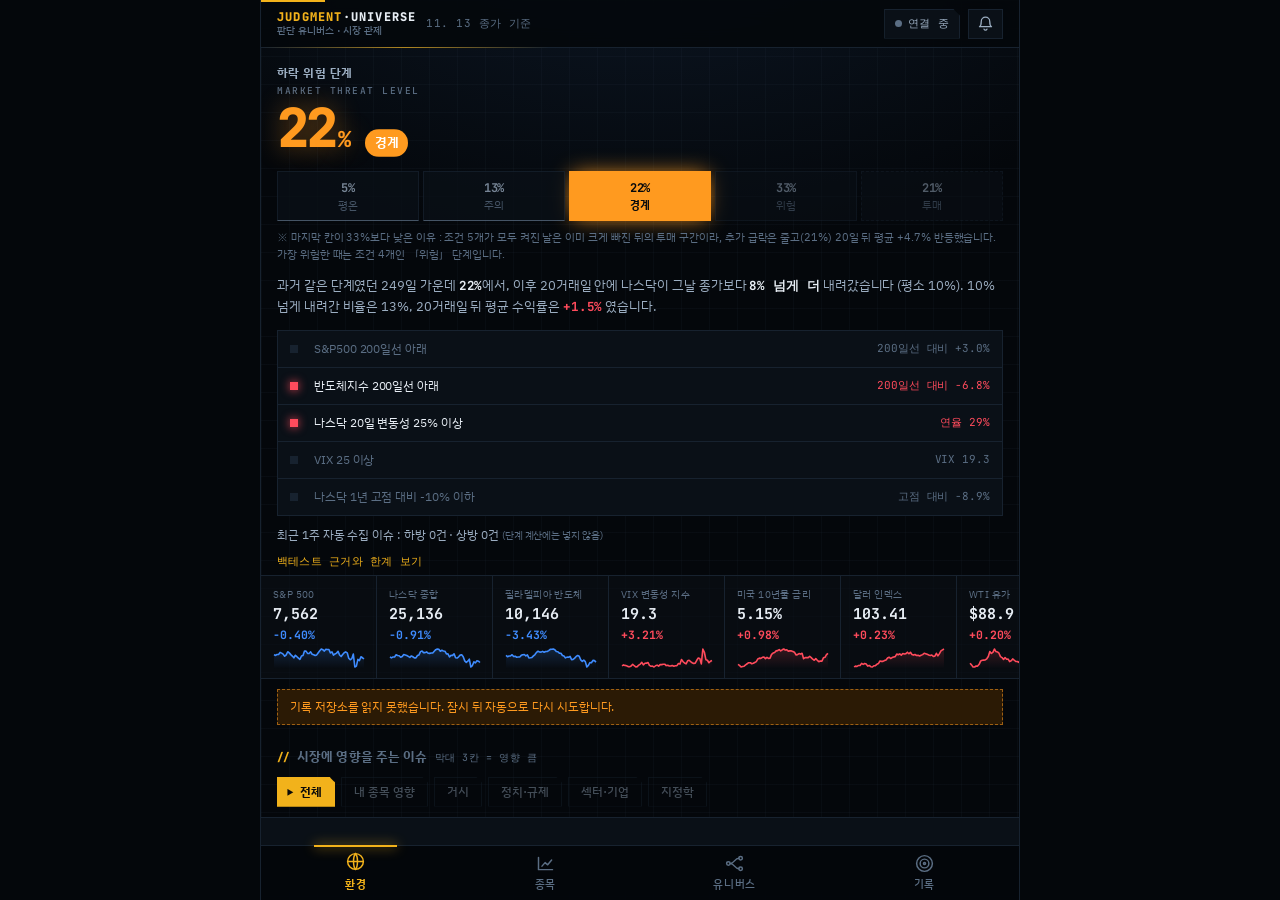
<file: index.html>
<!doctype html>
<html lang="ko">
<head>
<meta charset="utf-8">
<meta name="viewport" content="width=device-width,initial-scale=1,viewport-fit=cover">
<title>판단 유니버스</title>
<meta name="description" content="내 판단을 기록하고 채점하는 주식 판단 연습장">
<meta name="robots" content="noindex,nofollow">
<meta name="theme-color" content="#F6F4EE" media="(prefers-color-scheme: light)">
<meta name="theme-color" content="#111418" media="(prefers-color-scheme: dark)">
<meta name="mobile-web-app-capable" content="yes">
<meta name="apple-mobile-web-app-capable" content="yes">
<meta name="apple-mobile-web-app-title" content="판단 유니버스">
<link rel="manifest" href="./manifest.webmanifest">
<link rel="icon" href="./icon.svg" type="image/svg+xml">
<link rel="apple-touch-icon" href="./icon-192.png">
<style>html,body{margin:0;height:100%}body{font:14px system-ui,-apple-system,"Apple SD Gothic Neo","Malgun Gothic",sans-serif}img{max-width:100%}[hidden]{display:none!important}</style>
<link rel="preconnect" href="https://fonts.googleapis.com"><link rel="preconnect" href="https://fonts.gstatic.com" crossorigin>
<link rel="stylesheet" href="https://fonts.googleapis.com/css2?family=IBM+Plex+Sans+KR:wght@400;500;600;700&family=JetBrains+Mono:wght@500;700;800&display=swap">
</head>
<body>
<title>판단 유니버스</title>
<meta name="claude:viewport-fit-sides" content="cover">
<link rel="stylesheet" href="https://fonts.googleapis.com/css2?family=Manrope:wght@500;700;800&family=Noto+Sans+KR:wght@400;500;700&display=swap">
<style>
/* 배치 : 휴대폰 한 손 조작 기준 — 얇은 상단 바 · 본문 목록 · 하단 4개 탭. 카드 격자 대신 가는 선으로 구분한 목록과 큰 숫자 */
:root{
  --bg:#F3F5F9; --surface:#FFFFFF; --sunk:#EAEEF5; --ink:#0E1A2B; --ink2:#4A5870; --ink3:#8793A8; --line:#E1E6EE;
  --accent:#2457D6; --accent-soft:#E7EEFD; --up:#E0364A; --up-soft:#FDECEE; --down:#2E6BE0; --down-soft:#E9F0FE;
  --good:#0B8F63; --good-soft:#E3F6EE; --warn:#B86A00; --warn-soft:#FFF2DC; --shadow:0 1px 2px rgba(14,26,43,.05),0 8px 24px rgba(14,26,43,.06);
  --num:"Manrope","Noto Sans KR",system-ui,sans-serif; --txt:"Noto Sans KR","Apple SD Gothic Neo","Malgun Gothic",system-ui,sans-serif;
}
@media (prefers-color-scheme: dark){ :root:not([data-theme="light"]){
  --bg:#0A0F17; --surface:#121925; --sunk:#0E141E; --ink:#E9EEF6; --ink2:#A6B2C6; --ink3:#6C7990; --line:#202B3B;
  --accent:#6EA2FF; --accent-soft:#17243C; --up:#FF6B7B; --up-soft:#3A1A20; --down:#6FA8FF; --down-soft:#172741;
  --good:#3BD19B; --good-soft:#11302A; --warn:#F2B04C; --warn-soft:#33270F; --shadow:0 1px 2px rgba(0,0,0,.4),0 10px 28px rgba(0,0,0,.35); color-scheme:dark } }
:root[data-theme="dark"]{
  --bg:#0A0F17; --surface:#121925; --sunk:#0E141E; --ink:#E9EEF6; --ink2:#A6B2C6; --ink3:#6C7990; --line:#202B3B;
  --accent:#6EA2FF; --accent-soft:#17243C; --up:#FF6B7B; --up-soft:#3A1A20; --down:#6FA8FF; --down-soft:#172741;
  --good:#3BD19B; --good-soft:#11302A; --warn:#F2B04C; --warn-soft:#33270F; --shadow:0 1px 2px rgba(0,0,0,.4),0 10px 28px rgba(0,0,0,.35); color-scheme:dark }
*{box-sizing:border-box;-webkit-tap-highlight-color:transparent}
html,body{height:100%}
body{background:var(--bg);color:var(--ink);font-family:var(--txt);font-size:14px;line-height:1.5;overflow:hidden;font-variant-numeric:tabular-nums}
button,input,select,textarea{font:inherit;color:inherit}
button{cursor:pointer;border:0;background:none;padding:0}
:focus-visible{outline:2px solid var(--accent);outline-offset:2px;border-radius:6px}
.num{font-family:var(--num);letter-spacing:-.01em}
.up{color:var(--up)} .down{color:var(--down)} .mute{color:var(--ink3)}

#app{height:100%;display:flex;flex-direction:column;max-width:760px;margin:0 auto;background:var(--bg);position:relative}
header.bar{flex:none;display:flex;align-items:center;gap:10px;height:48px;padding-left:max(16px,env(safe-area-inset-left,0px));padding-right:max(16px,env(safe-area-inset-right,0px));background:var(--surface);border-bottom:1px solid var(--line)}
header.bar h1{font-size:16px;font-weight:700;margin:0;letter-spacing:-.02em}
header.bar .asof{font-size:11px;color:var(--ink3);margin-left:2px}
header.bar .sp{flex:1}
.ibtn{height:32px;min-width:32px;padding:0 9px;border-radius:8px;display:inline-flex;align-items:center;gap:5px;font-size:12px;font-weight:500;color:var(--ink2);background:var(--sunk)}
.ibtn.on{background:var(--good-soft);color:var(--good)}
.ibtn .dot{width:7px;height:7px;border-radius:50%;background:var(--ink3)} .ibtn.on .dot{background:var(--good);box-shadow:0 0 0 3px color-mix(in srgb,var(--good) 25%,transparent)}
.bell{position:relative} .bell b{position:absolute;top:-3px;right:-3px;min-width:16px;height:16px;border-radius:8px;background:var(--up);color:#fff;font-size:10px;line-height:16px;text-align:center;padding:0 4px;font-family:var(--num)}

main{flex:1;min-height:0;overflow-y:auto;overflow-x:hidden;-webkit-overflow-scrolling:touch;padding-bottom:20px}
.view{display:none} .view.on{display:block}
.pad{padding-left:max(16px,env(safe-area-inset-left,0px));padding-right:max(16px,env(safe-area-inset-right,0px))}
nav.tabs{flex:none;display:grid;grid-template-columns:repeat(4,1fr);background:var(--surface);border-top:1px solid var(--line);padding-bottom:env(safe-area-inset-bottom,0px)}
nav.tabs button{height:54px;display:flex;flex-direction:column;align-items:center;justify-content:center;gap:3px;font-size:11px;color:var(--ink3);font-weight:500}
nav.tabs button svg{width:21px;height:21px;stroke:currentColor;fill:none;stroke-width:1.7;stroke-linecap:round;stroke-linejoin:round}
nav.tabs button.on{color:var(--accent)} nav.tabs button.on span{font-weight:700}

h2.sec{font-size:12px;font-weight:700;color:var(--ink3);letter-spacing:.04em;margin:22px 0 8px;display:flex;align-items:baseline;gap:8px}
h2.sec small{font-weight:400;letter-spacing:0;font-size:11px}
h2.sec .r{margin-left:auto;font-weight:500;letter-spacing:0;color:var(--accent);font-size:12px}
.sheetlist{background:var(--surface);border-top:1px solid var(--line);border-bottom:1px solid var(--line)}
.note{font-size:12px;color:var(--ink3);line-height:1.6}
.empty{padding:28px 16px;text-align:center;color:var(--ink3);font-size:13px}

/* 시장 띠 */
.strip{display:flex;gap:0;overflow-x:auto;scrollbar-width:none;background:var(--surface);border-bottom:1px solid var(--line);scroll-snap-type:x proximity}
.strip::-webkit-scrollbar{display:none}
.tick{flex:none;width:116px;padding:11px 12px 9px;border-right:1px solid var(--line);scroll-snap-align:start;text-align:left}
.tick .n{font-size:11px;color:var(--ink3);white-space:nowrap}
.tick .v{font-family:var(--num);font-weight:700;font-size:15px;margin-top:1px}
.tick .c{font-family:var(--num);font-size:11.5px;font-weight:700}
.tick canvas{display:block;width:92px;height:22px;margin-top:4px}

/* 브리핑 */
.brief{margin-top:14px;padding:14px 16px;background:linear-gradient(135deg,color-mix(in srgb,var(--accent) 9%,var(--surface)),var(--surface) 62%);border:1px solid var(--line);border-radius:14px}
.brief .k{font-size:11px;font-weight:700;color:var(--accent);letter-spacing:.04em}
.brief p{margin:6px 0 0;font-size:13.5px;line-height:1.65}

.chips{display:flex;gap:6px;overflow-x:auto;scrollbar-width:none;padding:2px 0} .chips::-webkit-scrollbar{display:none}
.chip{flex:none;height:30px;padding:0 12px;border-radius:15px;background:var(--surface);border:1px solid var(--line);font-size:12px;color:var(--ink2);font-weight:500}
.chip.on{background:var(--ink);color:var(--surface);border-color:var(--ink)}

/* 이슈 */
.issue{display:grid;grid-template-columns:34px 1fr;gap:0 10px;padding:14px 0;border-bottom:1px solid var(--line);text-align:left;width:100%}
.issue:last-child{border-bottom:0}
.sev{width:34px;display:flex;flex-direction:column;align-items:center;gap:3px;padding-top:3px}
.sev i{display:block;width:16px;height:4px;border-radius:2px;background:var(--line)}
.sev.d-1 i.f{background:var(--down)} .sev.d1 i.f{background:var(--up)} .sev.d0 i.f{background:var(--warn)}
.sev em{font-style:normal;font-size:10px;color:var(--ink3);margin-top:2px}
.issue .t{font-size:14.5px;font-weight:700;line-height:1.4;letter-spacing:-.01em}
.issue .m{font-size:11.5px;color:var(--ink3);margin-top:2px}
.issue .b{font-size:13px;color:var(--ink2);margin-top:8px;line-height:1.65;display:none;white-space:pre-line}
.issue.open .b{display:block}
.tags{display:flex;flex-wrap:wrap;gap:5px;margin-top:8px}
.tag{font-size:11px;padding:2px 7px;border-radius:5px;background:var(--sunk);color:var(--ink2)}
.tag.mine{background:var(--accent-soft);color:var(--accent);font-weight:700;font-family:var(--num)}
.tag.neg{background:var(--down-soft);color:var(--down)} .tag.pos{background:var(--up-soft);color:var(--up)}
.src{margin-top:8px;font-size:11.5px} .src a{color:var(--accent);text-decoration:none;margin-right:10px}
.next{margin-top:8px;font-size:12px;color:var(--warn);background:var(--warn-soft);padding:6px 9px;border-radius:7px}
.cal{display:grid;grid-template-columns:54px 1fr;gap:10px;padding:10px 0;border-bottom:1px solid var(--line);font-size:13px} .cal:last-child{border-bottom:0}
.cal .d{font-family:var(--num);font-weight:700;color:var(--ink2)} .cal .d small{display:block;font-weight:500;color:var(--ink3);font-size:10.5px}
.cal b{font-weight:700}

/* 종목 */
.search{display:flex;gap:8px;margin-top:14px}
.search input{flex:1;height:42px;border-radius:11px;border:1px solid var(--line);background:var(--surface);padding:0 14px;font-size:14px;min-width:0}
.results{background:var(--surface);border:1px solid var(--line);border-radius:11px;margin-top:6px;overflow:hidden}
.results button{display:flex;width:100%;align-items:center;gap:10px;padding:11px 14px;border-bottom:1px solid var(--line);text-align:left;font-size:13.5px}
.results button:last-child{border-bottom:0} .results .sym{font-family:var(--num);font-weight:700;min-width:64px} .results .add{margin-left:auto;color:var(--accent);font-weight:700;font-size:12px;flex:none}
.results .nm{min-width:0;overflow:hidden;text-overflow:ellipsis;white-space:nowrap;color:var(--ink2)}
.row{display:grid;grid-template-columns:minmax(0,1fr) 74px 86px 44px;align-items:center;gap:8px;padding:12px 0;border-bottom:1px solid var(--line);width:100%;text-align:left}
.row:last-child{border-bottom:0}
.row .nm{font-weight:700;font-size:14.5px;letter-spacing:-.01em;white-space:nowrap;overflow:hidden;text-overflow:ellipsis}
.row .sy{font-family:var(--num);font-size:11px;color:var(--ink3);display:flex;gap:6px;align-items:center}
.row .sy .al{color:var(--warn);font-weight:700}
.row canvas{width:74px;height:30px;display:block}
.row .px{text-align:right} .row .px .p{font-family:var(--num);font-weight:700;font-size:14.5px} .row .px .c{font-family:var(--num);font-size:12px;font-weight:700}
.sc{justify-self:end;width:40px;height:40px;position:relative}
.sc svg{width:40px;height:40px;transform:rotate(-90deg)} .sc circle{fill:none;stroke-width:4}
.sc .bg{stroke:var(--sunk)} .sc .fg{stroke:var(--ink3);stroke-linecap:round}
.sc.buy .fg{stroke:var(--good)} .sc.avoid .fg{stroke:var(--warn)}
.sc b{position:absolute;inset:0;display:flex;align-items:center;justify-content:center;font-family:var(--num);font-size:12px;font-weight:800}
.sc.buy b{color:var(--good)} .sc.avoid b{color:var(--warn)}
.legend{display:grid;grid-template-columns:minmax(0,1fr) 74px 86px 44px;gap:8px;font-size:10.5px;color:var(--ink3);padding:8px 0 4px}
.legend span:nth-child(3){text-align:right} .legend span:nth-child(4){text-align:right}

/* 전체 화면 상세 */
.sheet{position:absolute;inset:0;background:var(--bg);z-index:20;display:none;flex-direction:column}
.sheet.on{display:flex}
.sheet .top{flex:none;height:48px;display:flex;align-items:center;gap:6px;background:var(--surface);border-bottom:1px solid var(--line);padding-left:max(6px,env(safe-area-inset-left,0px));padding-right:max(12px,env(safe-area-inset-right,0px))}
.sheet .top .back{width:40px;height:40px;display:flex;align-items:center;justify-content:center;color:var(--ink2)}
.sheet .top .ttl{font-weight:700;font-size:15px;min-width:0;white-space:nowrap;overflow:hidden;text-overflow:ellipsis}
.sheet .top .sub{font-family:var(--num);font-size:11px;color:var(--ink3)}
.sheet .body{flex:1;min-height:0;overflow-y:auto;padding-bottom:calc(28px + env(safe-area-inset-bottom,0px))}
.hero{padding-top:16px;padding-bottom:6px;background:var(--surface)}
.hero .p{font-family:var(--num);font-size:32px;font-weight:800;letter-spacing:-.03em;line-height:1.1}
.hero .c{font-family:var(--num);font-size:14px;font-weight:700;margin-top:3px}
.hero .c small{font-weight:500;color:var(--ink3);margin-left:6px;font-family:var(--txt);font-size:11.5px}
.rng{display:flex;gap:4px;padding:8px 0}
.rng button{height:28px;padding:0 11px;border-radius:14px;font-size:12px;font-weight:700;color:var(--ink3);font-family:var(--num)}
.rng button.on{background:var(--sunk);color:var(--ink)}
.chartwrap{background:var(--surface);border-bottom:1px solid var(--line);position:relative}
.chartwrap canvas{display:block;width:100%;height:300px;touch-action:pan-y}
.readout{position:absolute;left:12px;top:6px;font-family:var(--num);font-size:11px;color:var(--ink2);background:color-mix(in srgb,var(--surface) 88%,transparent);padding:2px 6px;border-radius:5px;pointer-events:none}
.malegend{display:flex;gap:12px;font-size:10.5px;color:var(--ink3);padding:6px 0 10px;flex-wrap:wrap}
.malegend i{display:inline-block;width:10px;height:2px;margin-right:4px;vertical-align:middle}

.block{background:var(--surface);border-top:1px solid var(--line);border-bottom:1px solid var(--line);margin-top:10px;padding-top:14px;padding-bottom:14px}
.block h3{margin:0 0 10px;font-size:13px;font-weight:700;display:flex;align-items:baseline;gap:8px}
.block h3 small{font-weight:400;color:var(--ink3);font-size:11px}
.dial{display:grid;grid-template-columns:112px minmax(0,1fr);gap:14px;align-items:center}
.dial .g{position:relative;width:112px;height:66px}
.dial .g svg{width:112px;height:66px;overflow:visible}
.dial .g b{position:absolute;left:0;right:0;bottom:-2px;text-align:center;font-family:var(--num);font-size:26px;font-weight:800;letter-spacing:-.03em}
.dial .v{font-size:15px;font-weight:700} .dial .v.buy{color:var(--good)} .dial .v.avoid{color:var(--warn)}
.dial .s{font-size:12.5px;color:var(--ink2);margin-top:3px;line-height:1.6}
.kv{display:grid;grid-template-columns:repeat(3,minmax(0,1fr));gap:1px;background:var(--line);border:1px solid var(--line);border-radius:10px;overflow:hidden;margin-top:12px}
.kv>div{background:var(--surface);padding:9px 10px} .kv .k{font-size:10.5px;color:var(--ink3)} .kv .v{font-family:var(--num);font-weight:700;font-size:14px;margin-top:1px}
.conds{display:flex;flex-wrap:wrap;gap:5px;margin-top:12px}
.cond{font-size:11.5px;padding:3px 8px;border-radius:6px;border:1px solid var(--line);color:var(--ink3)}
.cond.on{border-color:transparent;background:var(--accent-soft);color:var(--accent);font-weight:700}
.combo{font-size:12px;padding:9px 0;border-top:1px solid var(--line);line-height:1.6} .combo b{font-weight:700}
.combo .st{font-family:var(--num);color:var(--ink2)}
details.more summary{font-size:12px;color:var(--accent);cursor:pointer;margin-top:10px;list-style:none} details.more summary::-webkit-details-marker{display:none}
.field{display:grid;grid-template-columns:minmax(0,1fr) minmax(0,1fr);gap:10px}
.field label{font-size:11.5px;color:var(--ink3);display:block;margin-bottom:4px}
.inp{width:100%;height:42px;border-radius:10px;border:1px solid var(--line);background:var(--bg);padding:0 12px;font-family:var(--num);font-weight:700;font-size:15px;min-width:0}
textarea.inp{height:70px;padding:10px 12px;font-family:var(--txt);font-weight:400;font-size:13.5px;resize:none}
select.inp{font-family:var(--txt);font-weight:500;font-size:14px}
.btn{height:44px;padding:0 16px;border-radius:11px;background:var(--accent);color:#fff;font-weight:700;font-size:14px;display:inline-flex;align-items:center;justify-content:center;gap:6px}
.btn.ghost{background:var(--sunk);color:var(--ink)} .btn.line{background:none;border:1px solid var(--line);color:var(--ink2)} .btn.sm{height:34px;font-size:12.5px;padding:0 12px;border-radius:9px}
.btn.wide{width:100%} .btn:disabled{opacity:.5}
.btnrow{display:flex;gap:8px;margin-top:12px;flex-wrap:wrap}
.news a{display:block;padding:10px 0;border-top:1px solid var(--line);text-decoration:none;color:var(--ink);font-size:13px;line-height:1.5}
.news a:first-child{border-top:0;padding-top:0} .news a small{display:block;color:var(--ink3);font-size:11px;margin-top:2px}
.mv{display:grid;grid-template-columns:64px minmax(0,1fr);gap:10px;padding:10px 0;border-top:1px solid var(--line)} .mv:first-child{border-top:0;padding-top:0}
.mv .d{font-family:var(--num);font-size:11.5px;color:var(--ink3)} .mv .d b{display:block;font-size:14px;font-weight:800}
.mv .r{font-size:13px;line-height:1.6;color:var(--ink2)} .mv .r .by{font-size:10.5px;color:var(--ink3);margin-top:3px}
.bar52{height:6px;border-radius:3px;background:var(--sunk);position:relative;margin-top:6px}
.bar52 i{position:absolute;top:-3px;width:3px;height:12px;border-radius:2px;background:var(--ink)}
.seg{display:grid;grid-template-columns:1fr 1fr;background:var(--sunk);border-radius:11px;padding:3px;gap:3px}
.seg button{height:38px;border-radius:9px;font-weight:700;font-size:13.5px;color:var(--ink3)}
.seg button.on{background:var(--surface);color:var(--ink);box-shadow:var(--shadow)}
.seg button.on.buy{color:var(--up)} .seg button.on.sell{color:var(--down)}

/* 유니버스 */
.world{background:var(--surface);border-bottom:1px solid var(--line);padding-top:16px;padding-bottom:12px}
.world .q{font-size:17px;font-weight:700;letter-spacing:-.02em;line-height:1.4}
.world .q em{font-style:normal;color:var(--accent)}
.world .a{display:flex;align-items:baseline;gap:10px;margin-top:6px;flex-wrap:wrap}
.world .a .big{font-family:var(--num);font-size:34px;font-weight:800;letter-spacing:-.03em;line-height:1}
.world .a .sm{font-size:12.5px;color:var(--ink2)}
.world canvas{display:block;width:100%;height:250px;margin-top:8px}
.wl{display:flex;gap:12px;flex-wrap:wrap;font-size:11px;color:var(--ink2);margin-top:6px}
.wl i{display:inline-block;width:14px;height:3px;border-radius:2px;margin-right:5px;vertical-align:middle}
.hz{display:grid;grid-template-columns:repeat(3,minmax(0,1fr));gap:8px;margin-top:12px}
.hz>div{border:1px solid var(--line);border-radius:10px;padding:8px 10px}
.hz .k{font-size:10.5px;color:var(--ink3)} .hz .v{font-family:var(--num);font-weight:800;font-size:15px;margin-top:1px} .hz .j{font-size:11px;font-weight:700;margin-top:1px}
.j.hit{color:var(--good)} .j.miss{color:var(--warn)} .j.wait{color:var(--ink3)}
.urow{display:grid;grid-template-columns:minmax(0,1fr) 70px 78px;align-items:center;gap:8px;padding:12px 0;border-bottom:1px solid var(--line);width:100%;text-align:left}
.urow:last-child{border-bottom:0} .urow.sel{position:relative}
.urow.sel::before{content:"";position:absolute;left:-16px;top:10px;bottom:10px;width:3px;border-radius:2px;background:var(--accent)}
.urow .t{font-weight:700;font-size:14px;white-space:nowrap;overflow:hidden;text-overflow:ellipsis}
.urow .t .ex{font-size:10px;font-weight:700;color:var(--warn);background:var(--warn-soft);padding:1px 5px;border-radius:4px;margin-left:5px;vertical-align:1px}
.urow .m{font-size:11.5px;color:var(--ink3);font-family:var(--num)}
.urow canvas{width:70px;height:28px;display:block}
.urow .rt{text-align:right;font-family:var(--num);font-weight:800;font-size:14.5px} .urow .rt small{display:block;font-size:11px;font-weight:700;font-family:var(--txt)}
.fab{position:absolute;right:max(16px,env(safe-area-inset-right,0px));bottom:calc(70px + env(safe-area-inset-bottom,0px));height:48px;padding:0 18px;border-radius:24px;background:var(--accent);color:#fff;font-weight:700;font-size:14px;box-shadow:0 8px 22px color-mix(in srgb,var(--accent) 45%,transparent);z-index:5;display:none;align-items:center;gap:6px}
.fab.on{display:inline-flex}

/* 기록 */
.score{background:var(--surface);border-bottom:1px solid var(--line);padding-top:18px;padding-bottom:16px}
.score .big{display:flex;align-items:flex-end;gap:10px}
.score .big b{font-family:var(--num);font-size:52px;font-weight:800;letter-spacing:-.04em;line-height:.95}
.score .big span{font-size:13px;color:var(--ink2);padding-bottom:6px;line-height:1.5}
.meter{height:10px;border-radius:5px;background:var(--sunk);margin-top:14px;position:relative;overflow:hidden}
.meter i{position:absolute;left:0;top:0;bottom:0;border-radius:5px;background:linear-gradient(90deg,var(--accent),var(--good))}
.meter u{position:absolute;top:0;bottom:0;width:2px;background:var(--ink);opacity:.35;left:50%}
.brk{display:grid;grid-template-columns:minmax(0,1fr) 54px 64px 64px;gap:8px;align-items:center;padding:10px 0;border-bottom:1px solid var(--line);font-size:13px}
.brk:last-child{border-bottom:0} .brk.h{font-size:10.5px;color:var(--ink3);padding:4px 0 6px} .brk span{text-align:right;font-family:var(--num);font-weight:700} .brk.h span{font-weight:500;font-family:var(--txt)}
.brk .lb{text-align:left;font-family:var(--txt);font-weight:500}
.insight{font-size:13px;line-height:1.7;padding:10px 0;border-bottom:1px solid var(--line)} .insight:last-child{border-bottom:0}
.alog{display:grid;grid-template-columns:minmax(0,1fr) auto;gap:8px;padding:11px 0;border-bottom:1px solid var(--line);font-size:13px} .alog:last-child{border-bottom:0}
.alog small{color:var(--ink3);font-size:11px;font-family:var(--num)} .alog.new b::after{content:"";display:inline-block;width:6px;height:6px;border-radius:50%;background:var(--up);margin-left:6px;vertical-align:2px}
.toast{position:absolute;left:50%;bottom:calc(74px + env(safe-area-inset-bottom,0px));transform:translateX(-50%);background:var(--ink);color:var(--surface);font-size:13px;padding:10px 16px;border-radius:10px;z-index:40;opacity:0;pointer-events:none;transition:opacity .25s;max-width:86%;text-align:center}
.toast.on{opacity:1}
.banner{font-size:12px;padding:8px 12px;background:var(--warn-soft);color:var(--warn);border-radius:9px;margin-top:10px}
.ai{white-space:pre-wrap;font-size:13px;line-height:1.7;color:var(--ink2);margin-top:10px}
.skel{height:14px;border-radius:7px;background:linear-gradient(90deg,var(--sunk),var(--line),var(--sunk));background-size:200% 100%;animation:sk 1.2s linear infinite;margin:8px 0}
@keyframes sk{to{background-position:-200% 0}}
@media (prefers-reduced-motion: reduce){.skel{animation:none}}
@media (min-width:620px){ .chartwrap canvas{height:360px} .world canvas{height:300px} }
.risk{padding-top:14px;padding-bottom:4px}
.risk .rh{display:flex;justify-content:space-between;align-items:flex-end;gap:12px}
.risk .rk{font-size:11.5px;font-weight:700;color:var(--ink3);letter-spacing:.04em}
.risk .rv{display:flex;align-items:baseline;gap:6px;margin-top:2px}
.risk .rv b{font-size:44px;line-height:1;font-weight:800;letter-spacing:-.02em}
.risk .rv span{font-size:13px;color:var(--ink3)}
.risk .rv em{font-style:normal;font-weight:800;font-size:13px;padding:3px 9px;border-radius:999px;margin-left:4px;background:var(--sunk);color:var(--ink2)}
.risk .rt{font-size:11px;color:var(--ink3);text-align:right;line-height:1.5}
.risk .rbar{height:8px;border-radius:4px;background:var(--sunk);margin-top:10px;overflow:hidden}
.risk .rbar i{display:block;height:100%;border-radius:4px;background:var(--ink3)}
.risk.lo .rbar i,.risk.lo .rv em{background:var(--good);color:#fff} .risk.mid .rbar i{background:var(--ink3)}
.risk.hi .rbar i,.risk.hi .rv em{background:var(--warn);color:#fff} .risk.max .rbar i,.risk.max .rv em{background:var(--up);color:#fff}
.rparts{margin-top:10px;display:grid;gap:9px}
.rp{display:grid;grid-template-columns:74px 64px minmax(0,1fr);gap:10px;align-items:center;font-size:12px}
.rp .n{font-weight:700} .rp .n small{color:var(--ink3);font-weight:500}
.rp .b{height:6px;border-radius:3px;background:var(--sunk);overflow:hidden} .rp .b i{display:block;height:100%;background:var(--ink2);border-radius:3px}
.rp .d{color:var(--ink2);min-width:0}
.pickcur{display:flex;align-items:baseline;gap:8px;flex-wrap:wrap;margin-top:6px;padding:11px 14px;border-radius:11px;background:var(--surface);border:1px solid var(--line)}
.pickcur b{font-size:15px} .pickcur span{font-family:var(--num);color:var(--ink3);font-size:12.5px} .pickcur em{font-style:normal;font-size:11.5px;color:var(--warn);font-weight:700;margin-left:auto}
</style>

<link rel="stylesheet" href="./skin.css?v=5">
<div id="app">
  <header class="bar">
    <h1><span><b>JUDGMENT</b>·UNIVERSE</span><small>판단 유니버스 · 시장 관제</small></h1><span class="asof" id="asof"></span><span class="sp"></span>
    <button class="ibtn" id="liveBtn" title="연결 상태 · 설정"><i class="dot"></i><span id="liveTxt">연결 중</span></button>
    <button class="ibtn bell" id="bellBtn" aria-label="알림"><svg width="17" height="17" viewBox="0 0 24 24" fill="none" stroke="currentColor" stroke-width="1.8" stroke-linecap="round" stroke-linejoin="round"><path d="M6 9a6 6 0 1 1 12 0c0 6 2.5 7.5 2.5 7.5h-17S6 15 6 9z"/><path d="M10 20a2.2 2.2 0 0 0 4 0"/></svg><b id="bellN" hidden></b></button>
  </header>
  <main id="main">
    <section class="view on" id="v-env"></section>
    <section class="view" id="v-watch"></section>
    <section class="view" id="v-uni"></section>
    <section class="view" id="v-rec"></section>
  </main>
  <button class="fab" id="fab"><svg width="16" height="16" viewBox="0 0 24 24" fill="none" stroke="currentColor" stroke-width="2.4" stroke-linecap="round"><path d="M12 5v14M5 12h14"/></svg>가상 매매</button>
  <nav class="tabs" id="tabs">
    <button data-t="env" class="on"><svg viewBox="0 0 24 24"><circle cx="12" cy="12" r="9"/><path d="M3 12h18M12 3c3 3.2 3 14.8 0 18M12 3c-3 3.2-3 14.8 0 18"/></svg><span>환경</span></button>
    <button data-t="watch"><svg viewBox="0 0 24 24"><path d="M4 19V5M4 19h16M8 15l3.5-4 3 2.5L19 8"/></svg><span>종목</span></button>
    <button data-t="uni"><svg viewBox="0 0 24 24"><circle cx="5" cy="12" r="2"/><circle cx="19" cy="6" r="2"/><circle cx="19" cy="18" r="2"/><path d="M7 12c5 0 5-6 10-6M7 12c5 0 5 6 10 6"/></svg><span>유니버스</span></button>
    <button data-t="rec"><svg viewBox="0 0 24 24"><circle cx="12" cy="12" r="9"/><circle cx="12" cy="12" r="5"/><circle cx="12" cy="12" r="1.2"/></svg><span>기록</span></button>
  </nav>
  <div class="sheet" id="sheet"><div class="top"><button class="back" id="sheetBack" aria-label="뒤로"><svg width="22" height="22" viewBox="0 0 24 24" fill="none" stroke="currentColor" stroke-width="2" stroke-linecap="round" stroke-linejoin="round"><path d="M15 5l-7 7 7 7"/></svg></button><div style="min-width:0"><div class="ttl" id="sheetTtl"></div><div class="sub" id="sheetSub"></div></div><span style="flex:1"></span><span id="sheetAct"></span></div><div class="body" id="sheetBody"></div></div>
  <div class="toast" id="toast"></div>
</div>
<script src="./core.js?v=5"></script>
<script src="./ui.js?v=5"></script>
<script>if ("serviceWorker" in navigator && location.protocol === "https:") navigator.serviceWorker.register("./sw.js").catch(function () { });</script>

</body>
</html>
</file>
<file: skin.css>
/* 판단 유니버스 — 관제 화면 스킨 (단일 다크 테마) */
:root,:root[data-theme="dark"],:root[data-theme="light"]{color-scheme:dark;
  --bg:#04070B;--surface:#0A1017;--sunk:#0E1620;--ink:#E8EEF5;--ink2:#9CAEC2;--ink3:#5B6E84;--line:#17222F;
  --accent:#F2B21B;--accent-soft:#261D06;--up:#FF4B5C;--up-soft:#2E0F15;--down:#3F8CFF;--down-soft:#0D1F3B;
  --good:#16D6A4;--good-soft:#062A22;--warn:#FF9A1F;--warn-soft:#2B1A05;
  --num:"JetBrains Mono","IBM Plex Mono",ui-monospace,Menlo,monospace;--txt:"IBM Plex Sans KR","Noto Sans KR","Apple SD Gothic Neo","Malgun Gothic",system-ui,sans-serif}
@media (prefers-color-scheme: dark){:root:not([data-theme="light"]){--bg:#04070B;--surface:#0A1017;--sunk:#0E1620;--ink:#E8EEF5;--ink2:#9CAEC2;--ink3:#5B6E84;--line:#17222F;--accent:#F2B21B;--accent-soft:#261D06;--up:#FF4B5C;--up-soft:#2E0F15;--down:#3F8CFF;--down-soft:#0D1F3B}}
html,body{background:#04070B}
body{letter-spacing:-.005em}
#app{background:
  linear-gradient(rgba(120,160,200,.035) 1px,transparent 1px) 0 0/100% 28px,
  linear-gradient(90deg,rgba(120,160,200,.035) 1px,transparent 1px) 0 0/28px 100%,
  radial-gradient(120% 60% at 50% -10%,#0D1826 0%,#04070B 62%);border-inline:1px solid var(--line)}
::selection{background:var(--accent);color:#000}
:focus-visible{outline:1px solid var(--accent);outline-offset:2px;border-radius:0}
.num,.tick .v,.row .px .p{font-feature-settings:"zero" 1,"tnum" 1}

/* 상단 바 */
header.bar{position:relative;background:rgba(4,7,11,.86);backdrop-filter:blur(10px);border-bottom:1px solid var(--line)}
header.bar::before{content:"";position:absolute;left:0;right:0;top:0;height:2px;background:linear-gradient(90deg,var(--accent) 0 64px,transparent 64px)}
header.bar::after{content:"";position:absolute;left:0;bottom:-1px;height:1px;width:38%;background:linear-gradient(90deg,transparent,var(--accent),transparent);animation:scan 5.5s linear infinite;opacity:.7}
@keyframes scan{from{transform:translateX(-100%)}to{transform:translateX(280%)}}
header.bar h1{font-family:var(--num);font-size:13px;font-weight:800;letter-spacing:.14em;display:flex;flex-direction:column;line-height:1.15}
header.bar h1 b{color:var(--accent);font-weight:800}
header.bar h1 small{font-family:var(--txt);font-size:10px;font-weight:500;letter-spacing:.02em;color:var(--ink3)}
.asof{font-family:var(--num);font-size:10px;color:var(--ink3);letter-spacing:.04em}
.ibtn{border-radius:0;border:1px solid var(--line);background:var(--surface);font-family:var(--num);font-size:11px;letter-spacing:.02em;clip-path:polygon(0 0,calc(100% - 7px) 0,100% 7px,100% 100%,0 100%)}
.ibtn .dot{background:var(--ink3);box-shadow:none}
.ibtn.on{color:var(--good);border-color:color-mix(in srgb,var(--good) 45%,var(--line));background:var(--good-soft)}
.ibtn.on .dot{background:var(--good);animation:led 1.6s ease-in-out infinite}
@keyframes led{0%,100%{box-shadow:0 0 0 0 color-mix(in srgb,var(--good) 70%,transparent)}50%{box-shadow:0 0 0 5px transparent}}
.bell b{border-radius:0;background:var(--up);font-weight:800}

/* 하단 탭 */
nav.tabs{background:rgba(4,7,11,.92);backdrop-filter:blur(10px);border-top:1px solid var(--line)}
nav.tabs button{position:relative;color:var(--ink3);transition:color .2s}
nav.tabs button span{font-size:10.5px;letter-spacing:.06em}
nav.tabs button::before{content:"";position:absolute;top:-1px;left:50%;width:0;height:2px;background:var(--accent);transition:width .28s cubic-bezier(.2,.8,.2,1),left .28s cubic-bezier(.2,.8,.2,1);box-shadow:0 0 12px var(--accent)}
nav.tabs button.on{color:var(--accent)} nav.tabs button.on::before{width:44%;left:28%}
nav.tabs button svg{transition:transform .28s cubic-bezier(.2,.8,.2,1)} nav.tabs button.on svg{transform:translateY(-2px)}

/* 구획 제목 */
h2.sec{font-family:var(--txt);font-size:13px;font-weight:700;letter-spacing:.01em;display:flex;align-items:baseline;gap:8px;padding-left:12px;position:relative}
h2.sec::before{content:"";position:absolute;left:0;top:.2em;bottom:.2em;width:3px;background:var(--accent)}
h2.sec small{font-family:var(--num);font-size:10px;letter-spacing:.06em;color:var(--ink3);text-transform:uppercase}
.block{border-top:1px solid var(--line);background:transparent}
.block h3{font-size:12.5px;letter-spacing:.01em;display:flex;align-items:baseline;gap:8px}
.block h3::before{content:"▍";color:var(--accent);font-size:11px;margin-right:-2px}
.block h3 small{font-family:var(--num);font-size:10px;color:var(--ink3);letter-spacing:.03em}
.note{color:var(--ink3);line-height:1.65}

/* 지수 띠 */
.strip{border-block:1px solid var(--line);background:rgba(10,16,23,.6)}
.tick{border-right:1px solid var(--line);border-radius:0;transition:background .2s}
.tick:active{background:var(--sunk)}
.tick .n{font-size:10px;letter-spacing:.04em;color:var(--ink3)}
.tick .v{font-size:15px;font-weight:700}

/* 카드류 : 모서리 한쪽을 깎은 패널 */
.brief,.results,.pickcur,.banner,.dial,.kv,.score .big{border-radius:0}
.brief{background:linear-gradient(180deg,rgba(242,178,27,.07),transparent 70%),var(--surface);border:1px solid var(--line);border-left:2px solid var(--accent);clip-path:polygon(0 0,calc(100% - 14px) 0,100% 14px,100% 100%,0 100%)}
.brief .k{font-family:var(--num);color:var(--accent);letter-spacing:.1em;font-size:10px}
.kv{border:1px solid var(--line);background:var(--surface)} .kv>div{border-color:var(--line)}
.kv .k{font-size:10.5px;color:var(--ink3);letter-spacing:.02em} .kv .v{font-family:var(--num)}
.banner{border-left:2px solid var(--warn)}

/* 선택 표시 : 고른 것만 또렷하게, 나머지는 물러남 */
.chip{border-radius:0;border:1px solid var(--line);background:transparent;color:var(--ink2);font-size:12px;transition:opacity .2s,color .2s,background .2s,border-color .2s,transform .2s;clip-path:polygon(0 0,calc(100% - 6px) 0,100% 6px,100% 100%,0 100%)}
.chips:has(.chip.on) .chip:not(.on){opacity:.42}
.chips:has(.chip.on) .chip:not(.on):active{opacity:.9}
.chip.on{background:var(--accent);border-color:var(--accent);color:#0A0A0A;font-weight:800;padding-left:22px;position:relative}
.chip.on::before{content:"▶";position:absolute;left:8px;top:50%;font-size:8px;transform:translateY(-50%);animation:nudge 1.1s ease-in-out infinite}
@keyframes nudge{0%,100%{transform:translate(0,-50%)}50%{transform:translate(2px,-50%)}}
.rng{background:transparent;border:1px solid var(--line);border-radius:0;padding:0}
.rng button{border-radius:0;font-family:var(--num);font-size:11.5px;color:var(--ink2);transition:all .2s}
.rng:has(.on) button:not(.on){opacity:.45}
.rng button.on{background:var(--accent);color:#0A0A0A;font-weight:800;box-shadow:none}
.seg{border-radius:0;background:transparent;border:1px solid var(--line);padding:0}
.seg button{border-radius:0;transition:all .22s;opacity:.4;filter:saturate(.3)}
.seg button.on{opacity:1;filter:none;box-shadow:none}
.seg button.on::before{content:"▶ ";font-size:9px;vertical-align:1px}
.seg button.buy.on{background:var(--up);color:#fff} .seg button.sell.on{background:var(--down);color:#fff}

.urow{position:relative;padding:13px 10px 13px 26px;border-bottom:1px solid var(--line);transition:opacity .25s,filter .25s,background .25s,padding .25s}
.urow.sel::before{content:"▶";position:absolute;left:6px;top:50%;width:auto;height:auto;bottom:auto;background:none;border-radius:0;color:var(--accent);font-size:11px;transform:translateY(-50%);animation:nudge 1.1s ease-in-out infinite;text-shadow:0 0 10px var(--accent)}
.sheetlist:has(.urow.sel) .urow:not(.sel){opacity:.34;filter:saturate(.2)}
.sheetlist:has(.urow.sel) .urow:not(.sel):active{opacity:.8;filter:none}
.urow.sel{background:linear-gradient(90deg,rgba(242,178,27,.13),transparent 78%)}
.urow.sel .t{color:#fff}
.urow .t .ex{border-radius:0}

/* 종목 줄 · 이슈 줄 */
.row{transition:background .15s,transform .15s;border-bottom:1px solid var(--line)} .row:active{background:var(--sunk);transform:translateX(3px)}
.row .nm{font-size:14px} .row .sy{letter-spacing:.04em;font-size:10.5px}
.row .sy .al{border-radius:0;font-family:var(--txt)}
.legend{font-family:var(--num);font-size:9.5px;letter-spacing:.08em;color:var(--ink3);text-transform:uppercase}
.sc .bg{stroke:var(--line)}
.issue{transition:background .2s;border-bottom:1px solid var(--line)} .issue.open{background:linear-gradient(90deg,rgba(242,178,27,.06),transparent)}
.issue .sev i{border-radius:0} .tag{border-radius:0;font-family:var(--num);font-size:10.5px} .tag.mine{background:var(--accent);color:#0A0A0A}
.src a{color:var(--accent)} .cal .d{color:var(--accent)}
.news a{transition:background .15s,padding .15s} .news a:active{background:var(--sunk);padding-left:6px}

/* 입력 · 단추 */
.search input,.inp{border-radius:0;background:var(--surface);border:1px solid var(--line);transition:border-color .2s,box-shadow .2s}
.search input:focus,.inp:focus{outline:0;border-color:var(--accent);box-shadow:0 0 0 1px var(--accent),0 0 22px -6px var(--accent)}
.search{position:relative} .search::before{content:">";position:absolute;left:12px;top:50%;transform:translateY(-50%);font-family:var(--num);color:var(--accent);font-weight:800;animation:blink 1.1s steps(2) infinite;pointer-events:none}
.search input{padding-left:28px}
@keyframes blink{50%{opacity:.2}}
.results{border:1px solid var(--line);background:var(--surface);animation:drop .18s ease-out}
@keyframes drop{from{opacity:0;transform:translateY(-4px)}}
.results button{transition:background .12s} .results button:active{background:var(--sunk)}
.results .sym{color:var(--accent)} .results .add{font-family:var(--num);letter-spacing:.04em}
.btn{border-radius:0;font-weight:800;letter-spacing:.02em;clip-path:polygon(0 0,calc(100% - 9px) 0,100% 9px,100% 100%,0 100%);transition:transform .12s,filter .12s}
.btn:active{transform:translateY(1px);filter:brightness(1.15)}
.btn:not(.ghost):not(.line){background:var(--accent);color:#0A0A0A}
.btn.ghost{background:var(--sunk);color:var(--ink);border:1px solid var(--line)} .btn.line{background:transparent;border:1px solid var(--line);color:var(--ink2)}
.fab{border-radius:0;background:var(--accent);color:#0A0A0A;font-weight:800;clip-path:polygon(0 0,calc(100% - 12px) 0,100% 12px,100% 100%,12px 100%,0 calc(100% - 12px));box-shadow:none;filter:drop-shadow(0 0 14px rgba(242,178,27,.45));transition:transform .15s}
.fab:active{transform:scale(.96)}
.cond{border-radius:0;font-size:11px} .cond.on{background:var(--good-soft);color:var(--good);border-color:color-mix(in srgb,var(--good) 40%,transparent)}
.toast{border-radius:0;background:var(--accent);color:#0A0A0A;font-weight:800;clip-path:polygon(0 0,calc(100% - 8px) 0,100% 8px,100% 100%,0 100%)}
.skel{border-radius:0;background:linear-gradient(90deg,var(--sunk),rgba(242,178,27,.18),var(--sunk));background-size:200% 100%}
.empty{font-size:13px;color:var(--ink3)}

/* 상세 시트 */
.sheet{background:
  linear-gradient(rgba(120,160,200,.03) 1px,transparent 1px) 0 0/100% 28px,linear-gradient(90deg,rgba(120,160,200,.03) 1px,transparent 1px) 0 0/28px 100%,#04070B}
.sheet.on{animation:slide .26s cubic-bezier(.2,.8,.2,1)}
@keyframes slide{from{transform:translateX(28px);opacity:0}}
.sheet .top{border-bottom:1px solid var(--line);background:rgba(4,7,11,.9)}
.sheet .ttl{letter-spacing:-.01em} .sheet .sub{font-family:var(--num);font-size:10.5px;letter-spacing:.06em;color:var(--accent)}
.hero .p{font-family:var(--num);font-weight:800;letter-spacing:-.03em}
.bar52{border-radius:0;height:4px} .bar52 i{background:var(--accent);box-shadow:0 0 8px var(--accent);width:3px}
.readout{border-radius:0;font-family:var(--num);border:1px solid var(--line);background:rgba(4,7,11,.92)}
.dial .v{letter-spacing:.02em} .mv{border-bottom:1px solid var(--line)} .mv .by{font-size:10.5px}

/* 하락 위험 단계 */
.risk{padding-top:16px;padding-bottom:6px;position:relative}
.risk .rh{display:flex;justify-content:space-between;align-items:flex-end;gap:12px}
.risk .rk{font-size:12px;font-weight:700;color:var(--ink2);display:flex;flex-direction:column;gap:2px}
.risk .rk small{font-family:var(--num);font-size:9.5px;letter-spacing:.16em;color:var(--ink3);font-weight:500}
.risk .rv{display:flex;align-items:baseline;gap:10px;margin-top:4px}
.risk .rv b{font-size:54px;line-height:.95;font-weight:800;letter-spacing:-.05em;color:var(--lv);text-shadow:0 0 26px color-mix(in srgb,var(--lv) 45%,transparent)}
.risk .rv b i{font-style:normal;font-size:22px;margin-left:2px;letter-spacing:0}
.risk .rv em{font-style:normal;font-weight:800;font-size:13px;padding:4px 10px;background:var(--lv);color:#06090D;clip-path:polygon(0 0,calc(100% - 7px) 0,100% 7px,100% 100%,0 100%)}
.risk .rt{font-family:var(--num);font-size:10px;color:var(--ink3);text-align:right;line-height:1.6;letter-spacing:.02em}
.risk.lo{--lv:var(--good)} .risk.mid{--lv:#E8D44D} .risk.hi{--lv:var(--warn)} .risk.max{--lv:var(--up)} .risk.ext{--lv:#C77DFF}
.rcells{display:grid;grid-template-columns:repeat(5,1fr);gap:4px;margin-top:14px}
.rcells span{font-size:10.5px;color:var(--ink3);text-align:center;padding:7px 2px 6px;border:1px solid var(--line);background:var(--surface);opacity:.5;transition:all .3s;display:flex;flex-direction:column;gap:1px}
.rcells span b{font-family:var(--num);font-size:12px;color:var(--ink2)}
.rcells span.past{opacity:.75;border-bottom-color:var(--ink3)}
.rcells span.on{opacity:1;color:#06090D;background:var(--lv);border-color:var(--lv);font-weight:800;box-shadow:0 0 22px -4px var(--lv);animation:lit 2.4s ease-in-out infinite}
.rcells span.on b{color:#06090D}
@keyframes lit{50%{box-shadow:0 0 30px 0 var(--lv)}}
.rdesc{font-size:12.5px;line-height:1.7;color:var(--ink2);margin-top:12px} .rdesc b{color:var(--ink);font-family:var(--num)}
.rdesc b.up{color:var(--up)} .rdesc b.down{color:var(--down)}
.rconds{margin-top:12px;border:1px solid var(--line);background:var(--surface)}
.rc{display:grid;grid-template-columns:14px minmax(0,1fr) auto;gap:10px;align-items:center;padding:9px 12px;border-bottom:1px solid var(--line);font-size:12px;color:var(--ink3)}
.rc:last-child{border-bottom:0}
.rc i{width:8px;height:8px;background:var(--line);display:block}
.rc em{font-style:normal;font-family:var(--num);font-size:11px}
.rc.on{color:var(--ink)} .rc.on i{background:var(--up);box-shadow:0 0 10px var(--up);animation:blink 1.4s steps(2) infinite} .rc.on em{color:var(--up)}
.rnews{font-size:11.5px;color:var(--ink2);margin-top:10px} .rnews small{color:var(--ink3)}
.rtbl{margin-top:10px;border:1px solid var(--line);font-family:var(--num);font-size:11px}
.rtbl>div{display:grid;grid-template-columns:minmax(0,1.5fr) 1fr .9fr .8fr;gap:6px;padding:8px 10px;border-bottom:1px solid var(--line)}
.rtbl>div:last-child{border-bottom:0} .rtbl>div span:first-child{font-family:var(--txt)} .rtbl>div span:not(:first-child){text-align:right}
.rtbl .h{color:var(--ink3);font-family:var(--txt);font-size:10.5px} .rtbl .cur{background:rgba(242,178,27,.1)}
.pickcur{display:flex;align-items:baseline;gap:8px;flex-wrap:wrap;margin-top:6px;padding:12px 14px;background:var(--surface);border:1px solid var(--line);border-left:2px solid var(--accent)}
.pickcur b{font-size:15px} .pickcur span{font-family:var(--num);color:var(--accent);font-size:12px} .pickcur em{font-style:normal;font-size:11px;color:var(--warn);font-weight:700;margin-left:auto}
details.more summary{font-family:var(--num);font-size:11px;letter-spacing:.02em;color:var(--accent)}

/* 등장 효과 : 탭을 바꿀 때와 시트를 열 때만 */
#main.enter .view.on{animation:rise .32s cubic-bezier(.2,.8,.2,1)}
@keyframes rise{from{opacity:0;transform:translateY(10px)}}
#main.enter .view.on .row,#main.enter .view.on .issue,#main.enter .view.on .urow,#main.enter .view.on .cal,#main.enter .view.on .tick{animation:rowin .4s cubic-bezier(.2,.8,.2,1) backwards}
#main.enter .view.on :is(.row,.issue,.urow,.cal,.tick):nth-child(1){animation-delay:.03s} #main.enter .view.on :is(.row,.issue,.urow,.cal,.tick):nth-child(2){animation-delay:.07s}
#main.enter .view.on :is(.row,.issue,.urow,.cal,.tick):nth-child(3){animation-delay:.11s} #main.enter .view.on :is(.row,.issue,.urow,.cal,.tick):nth-child(4){animation-delay:.15s}
#main.enter .view.on :is(.row,.issue,.urow,.cal,.tick):nth-child(5){animation-delay:.19s} #main.enter .view.on :is(.row,.issue,.urow,.cal,.tick):nth-child(6){animation-delay:.23s}
#main.enter .view.on :is(.row,.issue,.urow,.cal,.tick):nth-child(n+7){animation-delay:.27s}
@keyframes rowin{from{opacity:0;transform:translateX(-12px)}}
.sheet.on .block,.sheet.on .hero{animation:rise .36s cubic-bezier(.2,.8,.2,1) backwards} .sheet.on .block:nth-of-type(2){animation-delay:.05s} .sheet.on .block:nth-of-type(n+3){animation-delay:.1s}
@media (prefers-reduced-motion: reduce){*,*::before,*::after{animation:none!important;transition:none!important}}

/* ── 세로 막대 장식 제거 : 대괄호 · 화살표 · 번호 표지로 대체 ── */
h2.sec{padding-left:0;gap:7px}
h2.sec::before{content:"//";position:static;width:auto;background:none;font-family:var(--num);font-weight:800;font-size:11px;color:var(--accent);letter-spacing:-.05em}
.block h3::before{content:"▸";margin-right:0;font-size:12px}
.brief{border-left:1px solid var(--line)}
.brief .k::before{content:"[ BRIEF ] ";color:var(--accent);font-family:var(--num);letter-spacing:.08em}
.banner{border-left:0;border:1px dashed color-mix(in srgb,var(--warn) 55%,transparent)}
.pickcur{border-left:1px solid var(--line);position:relative;padding-left:30px}
.pickcur::before{content:"▶";position:absolute;left:11px;top:50%;transform:translateY(-50%);color:var(--accent);font-size:10px;text-shadow:0 0 10px var(--accent);animation:nudge 1.1s ease-in-out infinite}
/* ── 상단 줄 : 좁은 화면에서 겹치지 않게 ── */
header.bar{gap:8px}
header.bar h1{flex:none;font-size:12px;letter-spacing:.1em;white-space:nowrap}
.asof{flex:0 1 auto;min-width:0;white-space:nowrap;overflow:hidden;text-overflow:ellipsis}
.ibtn{flex:none;white-space:nowrap;display:inline-flex;align-items:center;gap:6px;height:30px;padding:0 10px}
.ibtn span{white-space:nowrap}
@media (max-width:430px){.asof{display:none}}
.ibtn.bell{clip-path:none;padding:0 8px;overflow:visible}
.rwhy{font-size:11px;line-height:1.55;color:var(--ink3);margin:8px 0 0}
.rcells span.ext{border-style:dashed}
/* 저점 매수 판정 */
.dipv{display:flex;align-items:center;gap:14px;margin-top:4px}
.dipv b{flex:none;font-size:19px;font-weight:800;letter-spacing:-.01em;padding:7px 12px;border:1px solid var(--line);color:var(--ink2);clip-path:polygon(0 0,calc(100% - 9px) 0,100% 9px,100% 100%,0 100%)}
.dipv span{font-size:11.5px;line-height:1.6;color:var(--ink2);min-width:0}
.dipb.good .dipv b{color:#04070B;background:var(--good);border-color:var(--good);box-shadow:0 0 18px color-mix(in srgb,var(--good) 45%,transparent)}
.dipb.bad .dipv b{color:#fff;background:var(--warn);border-color:var(--warn)}
.dipb.mid .dipv b{color:var(--ink);background:var(--sunk)}
.dipt{margin-top:10px;display:grid;gap:3px;font-family:var(--num);font-size:11px}
.dipt>div{display:grid;grid-template-columns:minmax(0,1.25fr) repeat(3,minmax(0,1fr));gap:3px}
.dipt>div>span{padding:7px 4px;text-align:center;background:var(--surface);border:1px solid var(--line);color:var(--ink2);font-weight:700}
.dipt>div>span:first-child{font-family:var(--txt);font-weight:500;text-align:left;padding-left:8px;font-size:11px;color:var(--ink3);background:none;border-color:transparent}
.dipt .h span{background:none;border-color:transparent;font-family:var(--txt);font-weight:500;font-size:10px;color:var(--ink3);padding:2px}
.dipt span small{display:block;font-size:9.5px;font-weight:500;color:var(--ink3);margin-top:1px}
.dipt span.g{color:var(--good)} .dipt span.r{color:var(--warn)}
.dipt span.on{border-color:var(--accent);background:var(--accent-soft);box-shadow:0 0 0 1px var(--accent) inset;color:#fff}
.row .sy .dg,.row .sy .db{font-family:var(--txt);font-size:10px;font-weight:700;padding:1px 5px;margin-left:6px}
.row .sy .dg{color:var(--good);border:1px solid color-mix(in srgb,var(--good) 55%,transparent)}
.row .sy .db{color:var(--warn);border:1px solid color-mix(in srgb,var(--warn) 55%,transparent)}
</file>
